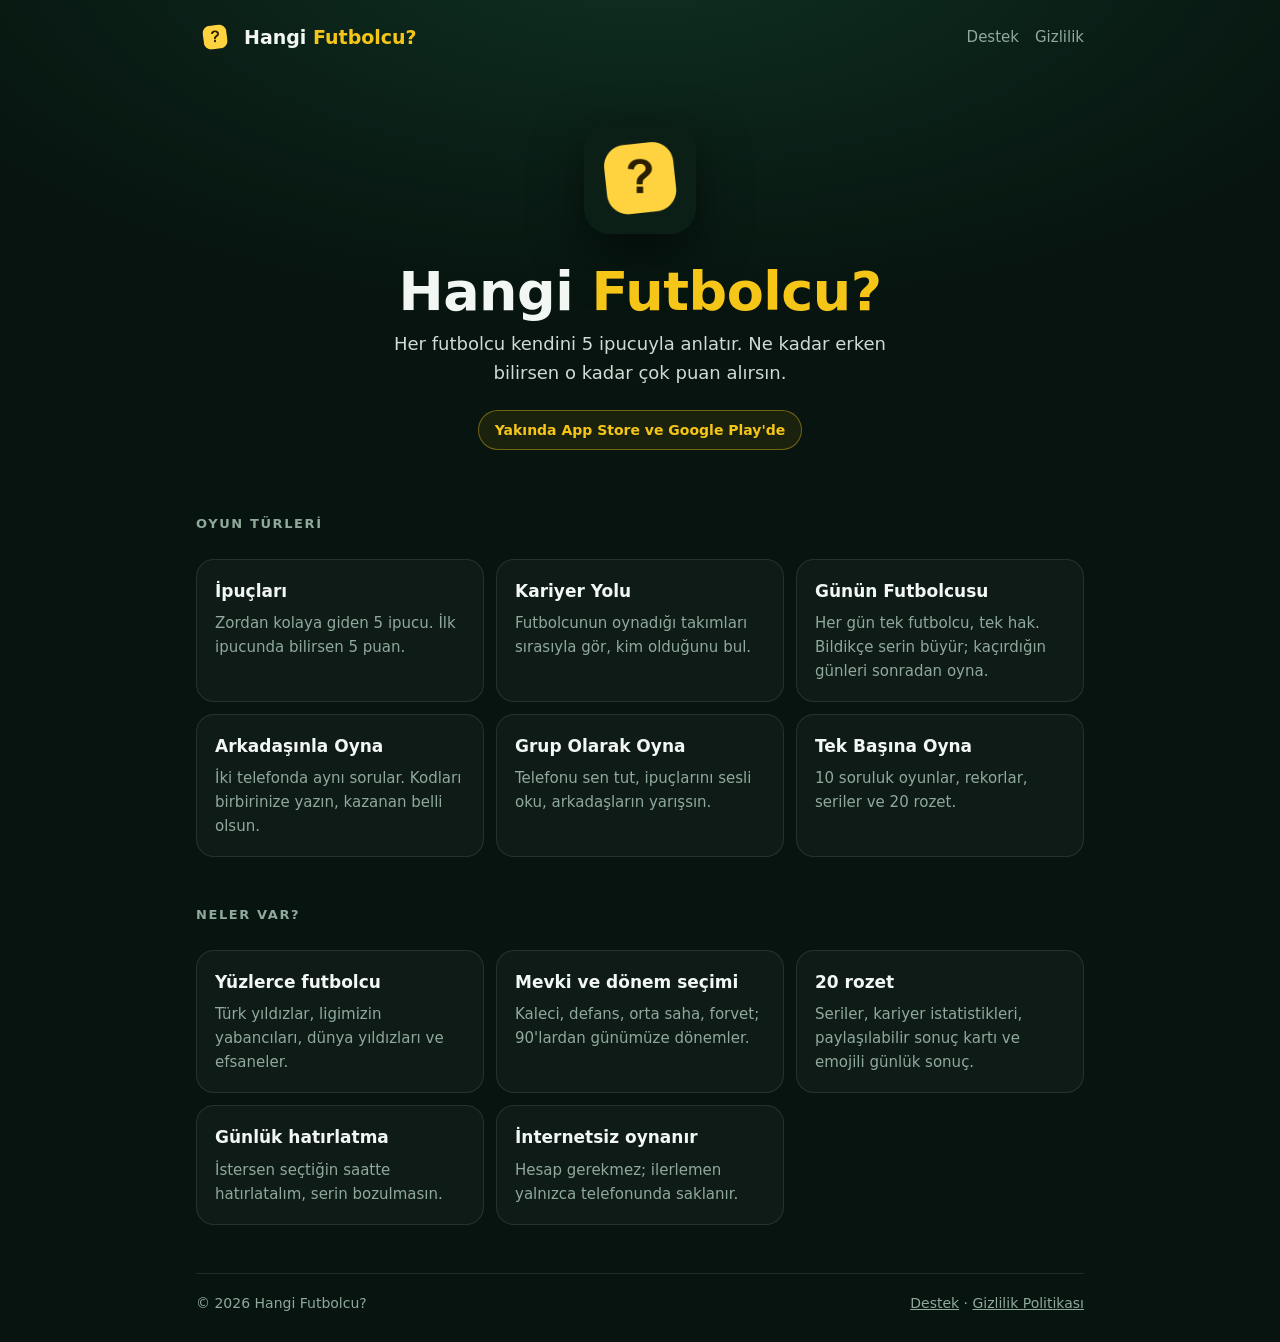
<file: index.html>
<!doctype html>
<html lang="tr">
<head>
  <meta charset="utf-8" />
  <meta name="viewport" content="width=device-width, initial-scale=1, viewport-fit=cover" />
  <title>Hangi Futbolcu? · Futbol bilgi yarışması</title>
  <meta name="description" content="İpuçlarından ve kariyer duraklarından gizemli futbolcuyu bul. Günün futbolcusu, sunucu modu, rozetler ve daha fazlası." />
  <meta name="theme-color" content="#07140f" />
  <link rel="icon" href="img/favicon.png" />
  <link rel="stylesheet" href="site.css" />
</head>
<body>
  <div class="wrap">
    <header class="top">
      <a class="brand" href="#"><img src="img/logo.png" alt="" width="38" height="38" /><span>Hangi <em>Futbolcu?</em></span></a>
      <nav class="links" aria-label="Sayfalar">
        <a href="destek.html">Destek</a>
        <a href="gizlilik.html">Gizlilik</a>
      </nav>
    </header>

    <main>
      <section class="hero">
        <img src="img/logo.png" alt="Hangi Futbolcu? simgesi" />
        <h1>Hangi <em>Futbolcu?</em></h1>
        <p>Her futbolcu kendini 5 ipucuyla anlatır. Ne kadar erken bilirsen o kadar çok puan alırsın.</p>
        <span class="soon">Yakında App Store ve Google Play'de</span>
      </section>

      <h2 class="sec">Oyun türleri</h2>
      <div class="grid">
        <div class="card"><h3>İpuçları</h3><p>Zordan kolaya giden 5 ipucu. İlk ipucunda bilirsen 5 puan.</p></div>
        <div class="card"><h3>Kariyer Yolu</h3><p>Futbolcunun oynadığı takımları sırasıyla gör, kim olduğunu bul.</p></div>
        <div class="card"><h3>Günün Futbolcusu</h3><p>Her gün tek futbolcu, tek hak. Bildikçe serin büyür; kaçırdığın günleri sonradan oyna.</p></div>
        <div class="card"><h3>Arkadaşınla Oyna</h3><p>İki telefonda aynı sorular. Kodları birbirinize yazın, kazanan belli olsun.</p></div>
        <div class="card"><h3>Grup Olarak Oyna</h3><p>Telefonu sen tut, ipuçlarını sesli oku, arkadaşların yarışsın.</p></div>
        <div class="card"><h3>Tek Başına Oyna</h3><p>10 soruluk oyunlar, rekorlar, seriler ve 20 rozet.</p></div>
      </div>

      <h2 class="sec">Neler var?</h2>
      <div class="grid">
        <div class="card"><h3>Yüzlerce futbolcu</h3><p>Türk yıldızlar, ligimizin yabancıları, dünya yıldızları ve efsaneler.</p></div>
        <div class="card"><h3>Mevki ve dönem seçimi</h3><p>Kaleci, defans, orta saha, forvet; 90'lardan günümüze dönemler.</p></div>
        <div class="card"><h3>20 rozet</h3><p>Seriler, kariyer istatistikleri, paylaşılabilir sonuç kartı ve emojili günlük sonuç.</p></div>
        <div class="card"><h3>Günlük hatırlatma</h3><p>İstersen seçtiğin saatte hatırlatalım, serin bozulmasın.</p></div>
        <div class="card"><h3>İnternetsiz oynanır</h3><p>Hesap gerekmez; ilerlemen yalnızca telefonunda saklanır.</p></div>
      </div>
    </main>

    <footer>
      <span>© 2026 Hangi Futbolcu?</span>
      <span><a href="destek.html">Destek</a> · <a href="gizlilik.html">Gizlilik Politikası</a></span>
    </footer>
  </div>
</body>
</html>
</file>
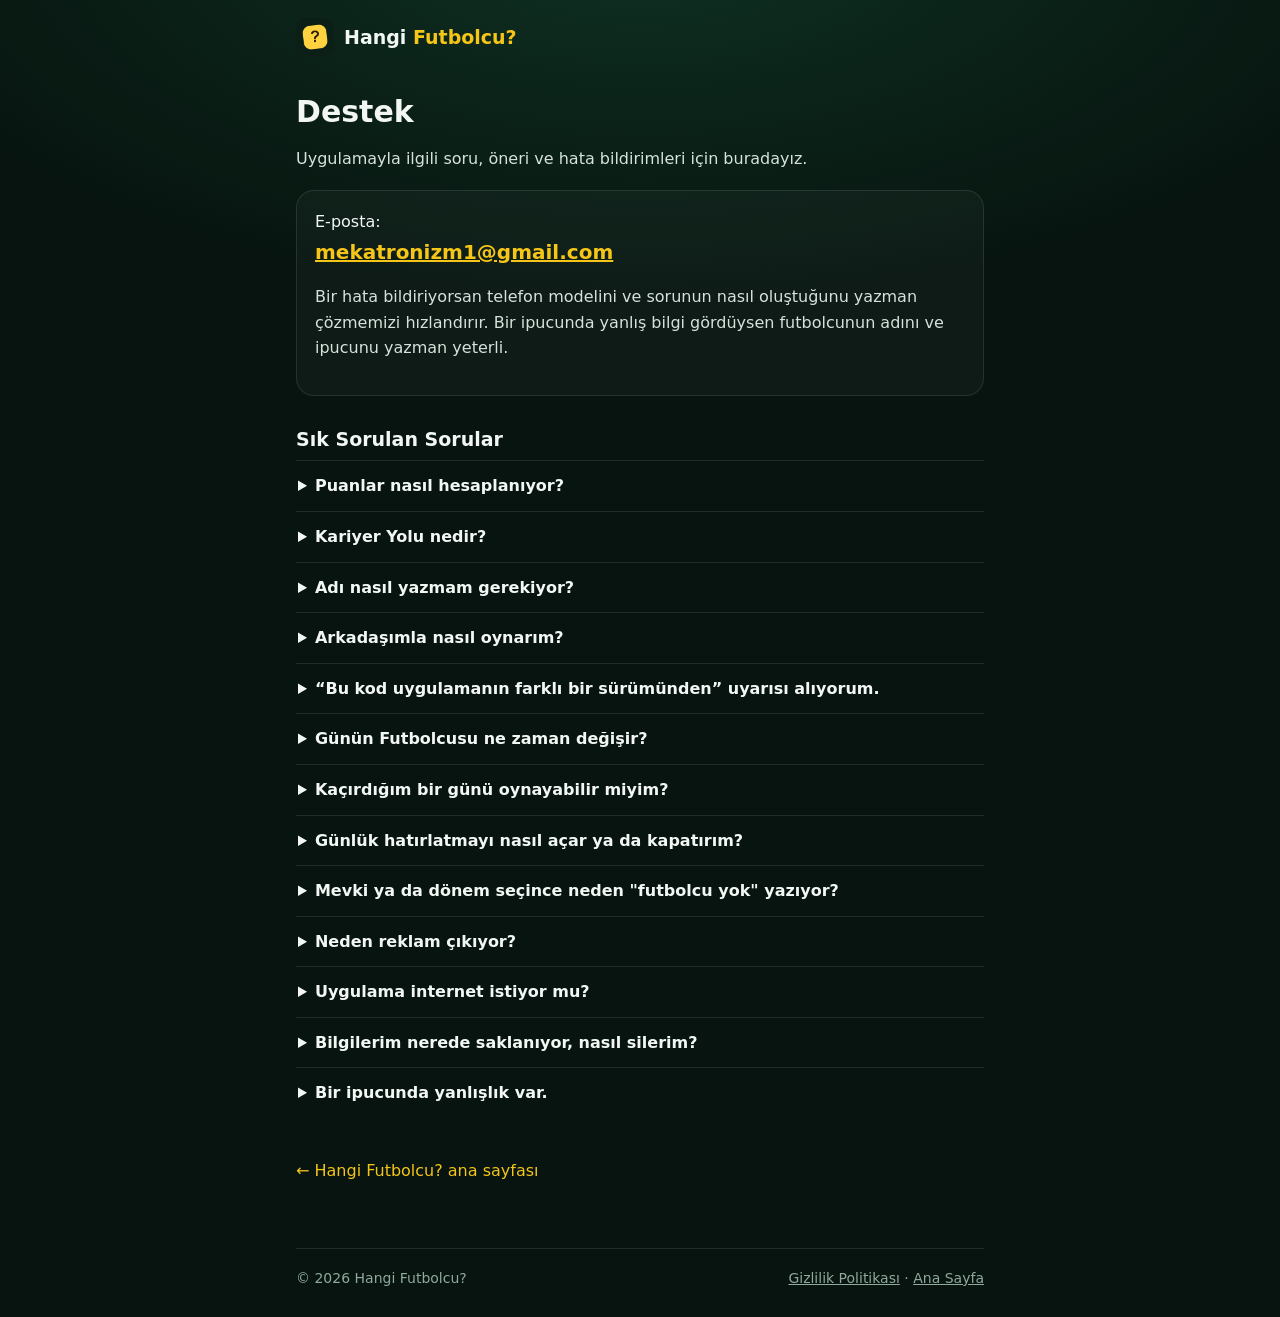
<file: destek.html>
<!doctype html>
<html lang="tr">
<head>
  <meta charset="utf-8" />
  <meta name="viewport" content="width=device-width, initial-scale=1, viewport-fit=cover" />
  <title>Hangi Futbolcu? Destek</title>
  <meta name="description" content="Hangi Futbolcu? için sık sorulan sorular ve iletişim." />
  <meta name="theme-color" content="#07140f" />
  <link rel="icon" href="img/favicon.png" />
  <link rel="stylesheet" href="site.css" />
</head>
<body>
  <div class="wrap narrow">
    <header class="top">
      <a class="brand" href="index.html"><img src="img/logo.png" alt="" width="38" height="38" /><span>Hangi <em>Futbolcu?</em></span></a>
    </header>

    <main class="page">
      <h1>Destek</h1>
      <p class="muted">Uygulamayla ilgili soru, öneri ve hata bildirimleri için buradayız.</p>

      <div class="contact">
        <div>E-posta:</div>
        <div class="mail"><a href="mailto:mekatronizm1@gmail.com?subject=Hangi%20Futbolcu%3F">mekatronizm1@gmail.com</a></div>
        <p>Bir hata bildiriyorsan telefon modelini ve sorunun nasıl oluştuğunu yazman çözmemizi hızlandırır. Bir ipucunda yanlış bilgi gördüysen futbolcunun adını ve ipucunu yazman yeterli.</p>
      </div>

      <h2>Sık Sorulan Sorular</h2>
      <details><summary>Puanlar nasıl hesaplanıyor?</summary><p>İlk ipucunda bilirsen 5, ikinci ipucunda 4 puan alırsın; son ipucunda bilirsen 1 puan. Yanlış tahmin bir sonraki ipucunu açar. Bir oyunda 10 soru vardır, en yüksek puan 50'dir.</p></details>
      <details><summary>Kariyer Yolu nedir?</summary><p>Futbolcunun oynadığı takımları sırasıyla görürsün. İlk bakışta bilirsen 5 puan alırsın; bilemezsen ipuçları sırayla açılır. "Kiralık" etiketi o takımda kiralık oynadığını, "altyapı" etiketi o kulübün gençlerinde yetiştiğini gösterir.</p></details>
      <details><summary>Adı nasıl yazmam gerekiyor?</summary><p>Tam adı, bilinen kısa adı ya da en az 4 harfli soyadı yazabilirsin. Türkçe karakterler ve küçük yazım hataları sorun olmaz.</p></details>
      <details><summary>Arkadaşımla nasıl oynarım?</summary><p>Biriniz Arkadaşınla Oyna › Oyun kur'a dokunur ve çıkan kodu (ör. ABC-DEF-GHJ) diğerine verir; diğeri Oyuna katıl alanına bu kodu yazar. İkiniz de aynı soruları aynı sırayla oynarsınız; aynı anda başlamanız gerekmez. Bitirince ikinize de bir sonuç kodu çıkar. Rakibinin sonuç kodunu kendi telefonuna yazınca skorlar soru soru yan yana açılır. İnternet gerekmez.</p></details>
      <details><summary>“Bu kod uygulamanın farklı bir sürümünden” uyarısı alıyorum.</summary><p>İki telefondaki uygulama sürümleri farklı olduğunda futbolcu listesi de farklı olabilir. İkiniz de uygulamayı mağazadan güncelleyip yeni bir oyun kurun.</p></details>
      <details><summary>Günün Futbolcusu ne zaman değişir?</summary><p>Her gün gece yarısı yeni bir futbolcu gelir. Tek hakkın vardır; üst üste bildiğin günler serini büyütür, bir gün kaçırırsan seri sıfırlanır. Aynı gün herkes aynı futbolcuyu görür.</p></details>
      <details><summary>Kaçırdığım bir günü oynayabilir miyim?</summary><p>Evet. Ana ekrandaki "Geçmiş günler" bağlantısından son 30 günün futbolcularını oynayabilirsin. Bu oyunlar serini etkilemez. Telefon uygulamasında her gün kısa bir reklamla açılır.</p></details>
      <details><summary>Günlük hatırlatmayı nasıl açar ya da kapatırım?</summary><p>Ana ekrandaki dişli simgesiyle Ayarlar'ı aç, "Günlük hatırlatma"yı aç ya da kapat ve saati seç. Günün futbolcusunu o gün oynadıysan bildirim gelmez. Bildirim gelmiyorsa telefonunun ayarlarından uygulamaya bildirim izni verdiğini kontrol et.</p></details>
      <details><summary>Mevki ya da dönem seçince neden "futbolcu yok" yazıyor?</summary><p>Seçtiğin kategori, mevki ve dönem birlikte uygulanır. Bazı birleşimlerde futbolcu kalmayabilir; ana ekrandaki Ayarlar bölümünden mevki ya da dönemi "Hepsi" yaparak genişletebilirsin.</p></details>
      <details><summary>Neden reklam çıkıyor?</summary><p>Hangi Futbolcu? ücretsizdir. Tek başına oyunda, oyun bitince ara ara kısa bir reklam çıkar. İstersen kısa bir reklam izleyerek jokerlerini yenileyebilir, Günün Futbolcusu'nda son bir hak alabilir ya da kaçırdığın bir günü açabilirsin. Avrupa'daysan reklam iznini ana ekrandaki "Reklam tercihleri" bağlantısından değiştirebilirsin.</p></details>
      <details><summary>Uygulama internet istiyor mu?</summary><p>Oynamak için hayır. Bütün futbolcular ve ipuçları uygulamanın içindedir. İnternet yalnızca reklamlar için kullanılır.</p></details>
      <details><summary>Bilgilerim nerede saklanıyor, nasıl silerim?</summary><p>Skorların, rozetlerin ve ayarların yalnızca telefonunda saklanır. Telefonunun ayarlarından uygulamanın verilerini temizleyebilir ya da uygulamayı kaldırabilirsin.</p></details>
      <details><summary>Bir ipucunda yanlışlık var.</summary><p>Bize yaz; futbolcunun adını ve ipucunu iletmen yeterli. Bir sonraki güncellemede düzeltiriz.</p></details>

      <p><a class="back" href="index.html">← Hangi Futbolcu? ana sayfası</a></p>
    </main>

    <footer>
      <span>© 2026 Hangi Futbolcu?</span>
      <span><a href="gizlilik.html">Gizlilik Politikası</a> · <a href="index.html">Ana Sayfa</a></span>
    </footer>
  </div>
</body>
</html>
</file>
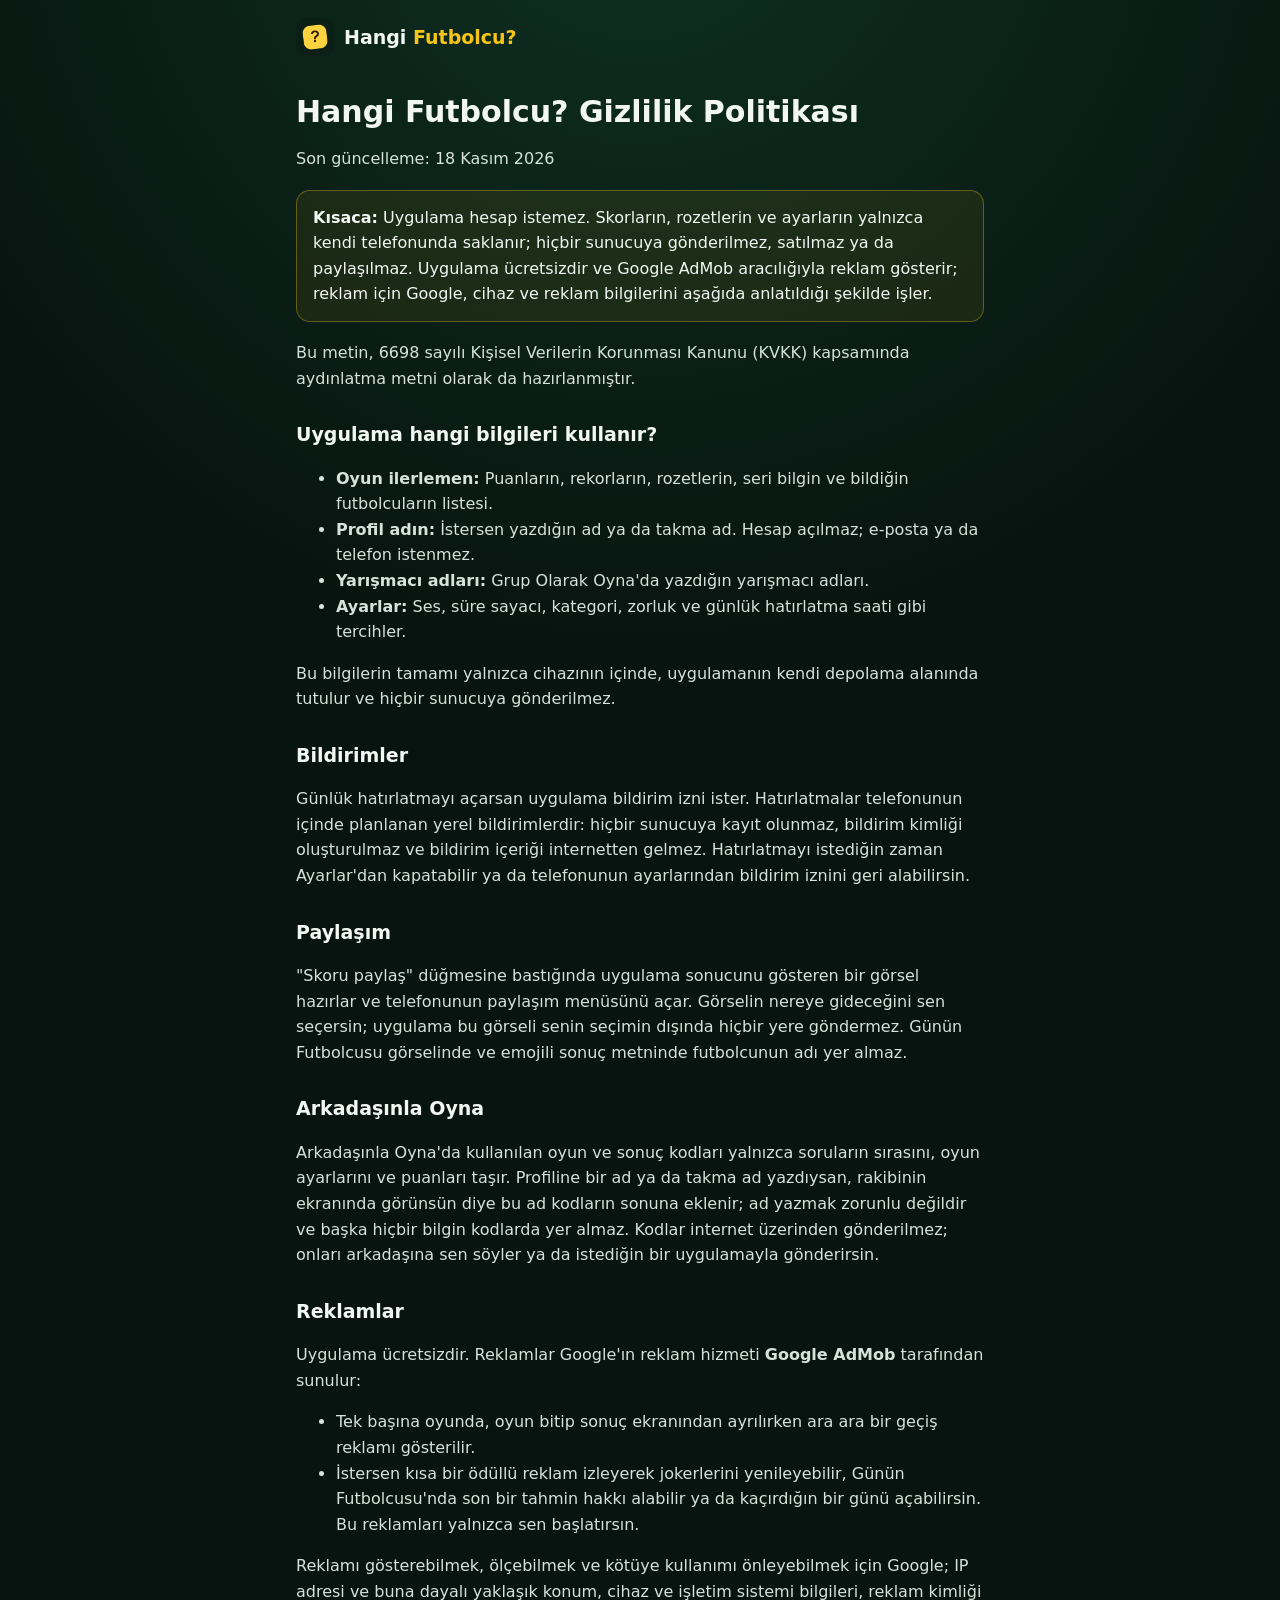
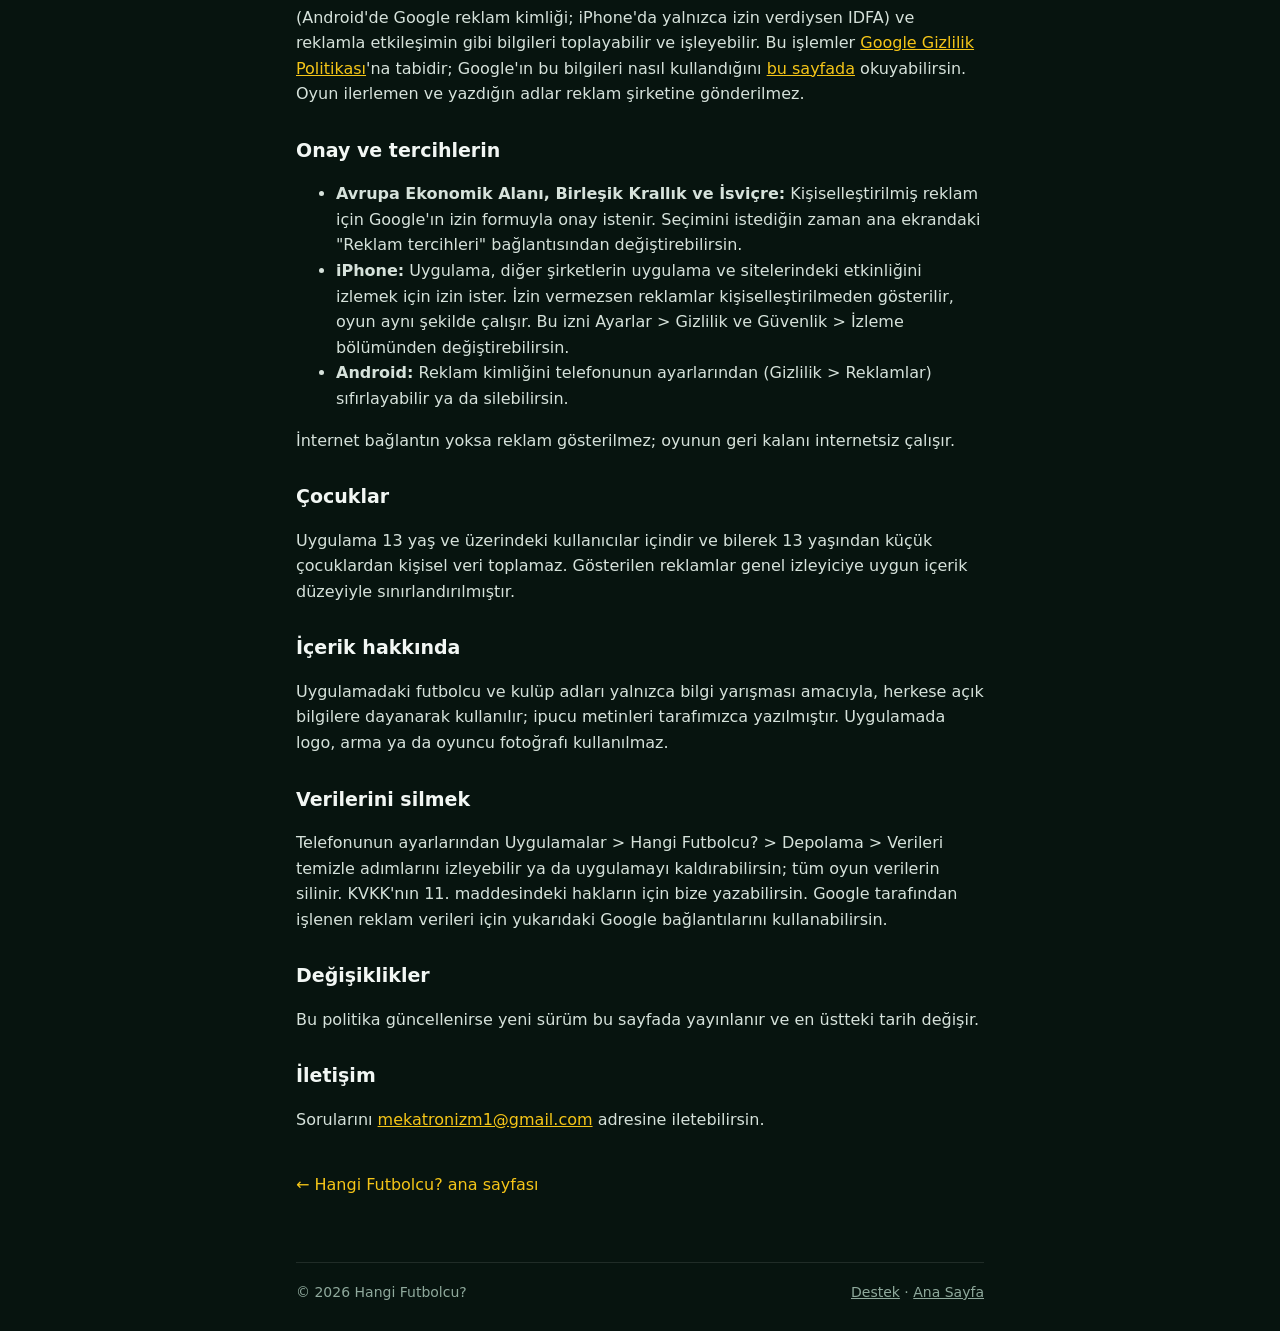
<file: gizlilik.html>
<!doctype html>
<html lang="tr">
<head>
  <meta charset="utf-8" />
  <meta name="viewport" content="width=device-width, initial-scale=1, viewport-fit=cover" />
  <title>Hangi Futbolcu? Gizlilik Politikası</title>
  <meta name="theme-color" content="#07140f" />
  <link rel="icon" href="img/favicon.png" />
  <link rel="stylesheet" href="site.css" />
</head>
<body>
  <div class="wrap narrow">
    <header class="top">
      <a class="brand" href="index.html"><img src="img/logo.png" alt="" width="38" height="38" /><span>Hangi <em>Futbolcu?</em></span></a>
    </header>
    <main class="page">
<h1>Hangi Futbolcu? Gizlilik Politikası</h1>
<p class="muted">Son güncelleme: 18 Kasım 2026</p>

<div class="box"><b>Kısaca:</b> Uygulama hesap istemez. Skorların, rozetlerin ve ayarların yalnızca kendi telefonunda saklanır; hiçbir sunucuya gönderilmez, satılmaz ya da paylaşılmaz. Uygulama ücretsizdir ve Google AdMob aracılığıyla reklam gösterir; reklam için Google, cihaz ve reklam bilgilerini aşağıda anlatıldığı şekilde işler.</div>

<p>Bu metin, 6698 sayılı Kişisel Verilerin Korunması Kanunu (KVKK) kapsamında aydınlatma metni olarak da hazırlanmıştır.</p>

<h2>Uygulama hangi bilgileri kullanır?</h2>
<ul>
  <li><b>Oyun ilerlemen:</b> Puanların, rekorların, rozetlerin, seri bilgin ve bildiğin futbolcuların listesi.</li>
  <li><b>Profil adın:</b> İstersen yazdığın ad ya da takma ad. Hesap açılmaz; e-posta ya da telefon istenmez.</li>
  <li><b>Yarışmacı adları:</b> Grup Olarak Oyna'da yazdığın yarışmacı adları.</li>
  <li><b>Ayarlar:</b> Ses, süre sayacı, kategori, zorluk ve günlük hatırlatma saati gibi tercihler.</li>
</ul>
<p>Bu bilgilerin tamamı yalnızca cihazının içinde, uygulamanın kendi depolama alanında tutulur ve hiçbir sunucuya gönderilmez.</p>

<h2>Bildirimler</h2>
<p>Günlük hatırlatmayı açarsan uygulama bildirim izni ister. Hatırlatmalar telefonunun içinde planlanan yerel bildirimlerdir: hiçbir sunucuya kayıt olunmaz, bildirim kimliği oluşturulmaz ve bildirim içeriği internetten gelmez. Hatırlatmayı istediğin zaman Ayarlar'dan kapatabilir ya da telefonunun ayarlarından bildirim iznini geri alabilirsin.</p>

<h2>Paylaşım</h2>
<p>"Skoru paylaş" düğmesine bastığında uygulama sonucunu gösteren bir görsel hazırlar ve telefonunun paylaşım menüsünü açar. Görselin nereye gideceğini sen seçersin; uygulama bu görseli senin seçimin dışında hiçbir yere göndermez. Günün Futbolcusu görselinde ve emojili sonuç metninde futbolcunun adı yer almaz.</p>

<h2>Arkadaşınla Oyna</h2>
<p>Arkadaşınla Oyna'da kullanılan oyun ve sonuç kodları yalnızca soruların sırasını, oyun ayarlarını ve puanları taşır. Profiline bir ad ya da takma ad yazdıysan, rakibinin ekranında görünsün diye bu ad kodların sonuna eklenir; ad yazmak zorunlu değildir ve başka hiçbir bilgin kodlarda yer almaz. Kodlar internet üzerinden gönderilmez; onları arkadaşına sen söyler ya da istediğin bir uygulamayla gönderirsin.</p>

<h2>Reklamlar</h2>
<p>Uygulama ücretsizdir. Reklamlar Google'ın reklam hizmeti <b>Google AdMob</b> tarafından sunulur:</p>
<ul>
  <li>Tek başına oyunda, oyun bitip sonuç ekranından ayrılırken ara ara bir geçiş reklamı gösterilir.</li>
  <li>İstersen kısa bir ödüllü reklam izleyerek jokerlerini yenileyebilir, Günün Futbolcusu'nda son bir tahmin hakkı alabilir ya da kaçırdığın bir günü açabilirsin. Bu reklamları yalnızca sen başlatırsın.</li>
</ul>
<p>Reklamı gösterebilmek, ölçebilmek ve kötüye kullanımı önleyebilmek için Google; IP adresi ve buna dayalı yaklaşık konum, cihaz ve işletim sistemi bilgileri, reklam kimliği (Android'de Google reklam kimliği; iPhone'da yalnızca izin verdiysen IDFA) ve reklamla etkileşimin gibi bilgileri toplayabilir ve işleyebilir. Bu işlemler <a href="https://policies.google.com/privacy">Google Gizlilik Politikası</a>'na tabidir; Google'ın bu bilgileri nasıl kullandığını <a href="https://policies.google.com/technologies/partner-sites">bu sayfada</a> okuyabilirsin. Oyun ilerlemen ve yazdığın adlar reklam şirketine gönderilmez.</p>

<h2>Onay ve tercihlerin</h2>
<ul>
  <li><b>Avrupa Ekonomik Alanı, Birleşik Krallık ve İsviçre:</b> Kişiselleştirilmiş reklam için Google'ın izin formuyla onay istenir. Seçimini istediğin zaman ana ekrandaki "Reklam tercihleri" bağlantısından değiştirebilirsin.</li>
  <li><b>iPhone:</b> Uygulama, diğer şirketlerin uygulama ve sitelerindeki etkinliğini izlemek için izin ister. İzin vermezsen reklamlar kişiselleştirilmeden gösterilir, oyun aynı şekilde çalışır. Bu izni Ayarlar &gt; Gizlilik ve Güvenlik &gt; İzleme bölümünden değiştirebilirsin.</li>
  <li><b>Android:</b> Reklam kimliğini telefonunun ayarlarından (Gizlilik &gt; Reklamlar) sıfırlayabilir ya da silebilirsin.</li>
</ul>
<p>İnternet bağlantın yoksa reklam gösterilmez; oyunun geri kalanı internetsiz çalışır.</p>

<h2>Çocuklar</h2>
<p>Uygulama 13 yaş ve üzerindeki kullanıcılar içindir ve bilerek 13 yaşından küçük çocuklardan kişisel veri toplamaz. Gösterilen reklamlar genel izleyiciye uygun içerik düzeyiyle sınırlandırılmıştır.</p>

<h2>İçerik hakkında</h2>
<p>Uygulamadaki futbolcu ve kulüp adları yalnızca bilgi yarışması amacıyla, herkese açık bilgilere dayanarak kullanılır; ipucu metinleri tarafımızca yazılmıştır. Uygulamada logo, arma ya da oyuncu fotoğrafı kullanılmaz.</p>

<h2>Verilerini silmek</h2>
<p>Telefonunun ayarlarından Uygulamalar &gt; Hangi Futbolcu? &gt; Depolama &gt; Verileri temizle adımlarını izleyebilir ya da uygulamayı kaldırabilirsin; tüm oyun verilerin silinir. KVKK'nın 11. maddesindeki hakların için bize yazabilirsin. Google tarafından işlenen reklam verileri için yukarıdaki Google bağlantılarını kullanabilirsin.</p>

<h2>Değişiklikler</h2>
<p>Bu politika güncellenirse yeni sürüm bu sayfada yayınlanır ve en üstteki tarih değişir.</p>

<h2>İletişim</h2>
<p>Sorularını <a href="mailto:mekatronizm1@gmail.com">mekatronizm1@gmail.com</a> adresine iletebilirsin.</p>
      <p><a class="back" href="index.html">← Hangi Futbolcu? ana sayfası</a></p>
    </main>
    <footer>
      <span>© 2026 Hangi Futbolcu?</span>
      <span><a href="destek.html">Destek</a> · <a href="index.html">Ana Sayfa</a></span>
    </footer>
  </div>
</body>
</html>
</file>
<file: site.css>
:root {
  --bg: #07140f; --bg2: #0d2019; --card: #122b21; --line: #ffffff1a;
  --text: #f2f7f4; --mute: #8fa99c; --acc: #f5c518; --acc-ink: #1d1600;
}
* { box-sizing: border-box; }
html { -webkit-text-size-adjust: 100%; }
body {
  margin: 0; color: var(--text); background: var(--bg);
  background-image: radial-gradient(90% 40% at 50% -5%, #1f6a4a55 0%, transparent 70%);
  font: 16px/1.6 system-ui, -apple-system, "Segoe UI", Roboto, "Helvetica Neue", sans-serif;
}
a { color: var(--acc); }
.wrap { max-width: 920px; margin: 0 auto; padding: 0 16px; }
.wrap.narrow { max-width: 720px; }
.top { display: flex; align-items: center; justify-content: space-between; gap: 12px; padding: 18px 0; }
.brand { display: flex; align-items: center; gap: 10px; color: var(--text); text-decoration: none; font-weight: 800; font-size: 19px; }
.brand img { border-radius: 10px; }
.brand em { font-style: normal; color: var(--acc); }
.links { display: flex; gap: 16px; flex-wrap: wrap; }
.links a { color: var(--mute); text-decoration: none; font-size: 15px; }
.links a:hover { color: var(--text); }
.hero { text-align: center; padding: 48px 0 32px; }
.hero img { width: 112px; height: 112px; border-radius: 26px; box-shadow: 0 18px 50px #0008; }
.hero h1 { font-size: clamp(34px, 7vw, 54px); line-height: 1.05; margin: 22px 0 10px; letter-spacing: -.5px; }
.hero h1 em { font-style: normal; color: var(--acc); }
.hero p { color: #cfdcd5; font-size: 18px; max-width: 560px; margin: 0 auto; }
.soon { display: inline-block; margin-top: 22px; padding: 8px 16px; border-radius: 999px; border: 1px solid #f5c51866; background: #f5c51814; color: var(--acc); font-weight: 700; font-size: 14px; }
.grid { display: grid; grid-template-columns: repeat(auto-fit, minmax(240px, 1fr)); gap: 12px; margin: 24px 0 48px; }
.card { background: #ffffff08; border: 1px solid var(--line); border-radius: 18px; padding: 18px; }
.card h3 { margin: 0 0 6px; font-size: 17px; }
.card p { margin: 0; color: var(--mute); font-size: 15px; }
h2.sec { font-size: 13px; letter-spacing: 1.6px; text-transform: uppercase; color: var(--mute); margin: 32px 0 0; }
.page { padding: 8px 0 48px; }
.page h1 { font-size: 30px; line-height: 1.2; margin: 12px 0 4px; }
.page h2 { font-size: 19px; margin: 28px 0 6px; }
.page p, .page li { color: #d6e2db; }
.muted { color: var(--mute); }
.box { background: #f5c51812; border: 1px solid #f5c51855; border-radius: 14px; padding: 14px 16px; margin: 18px 0; }
.contact { background: #ffffff08; border: 1px solid var(--line); border-radius: 18px; padding: 18px; margin: 18px 0 8px; }
.contact .mail { font-size: 20px; font-weight: 700; margin: 2px 0 8px; word-break: break-all; }
details { border-top: 1px solid var(--line); padding: 12px 2px; }
details summary { cursor: pointer; font-weight: 600; }
details p { margin: 8px 0 0; }
.back { display: inline-block; margin-top: 24px; text-decoration: none; }
footer { display: flex; justify-content: space-between; flex-wrap: wrap; gap: 8px; border-top: 1px solid var(--line); padding: 18px 0 28px; color: var(--mute); font-size: 14px; }
footer a { color: var(--mute); }
</file>
